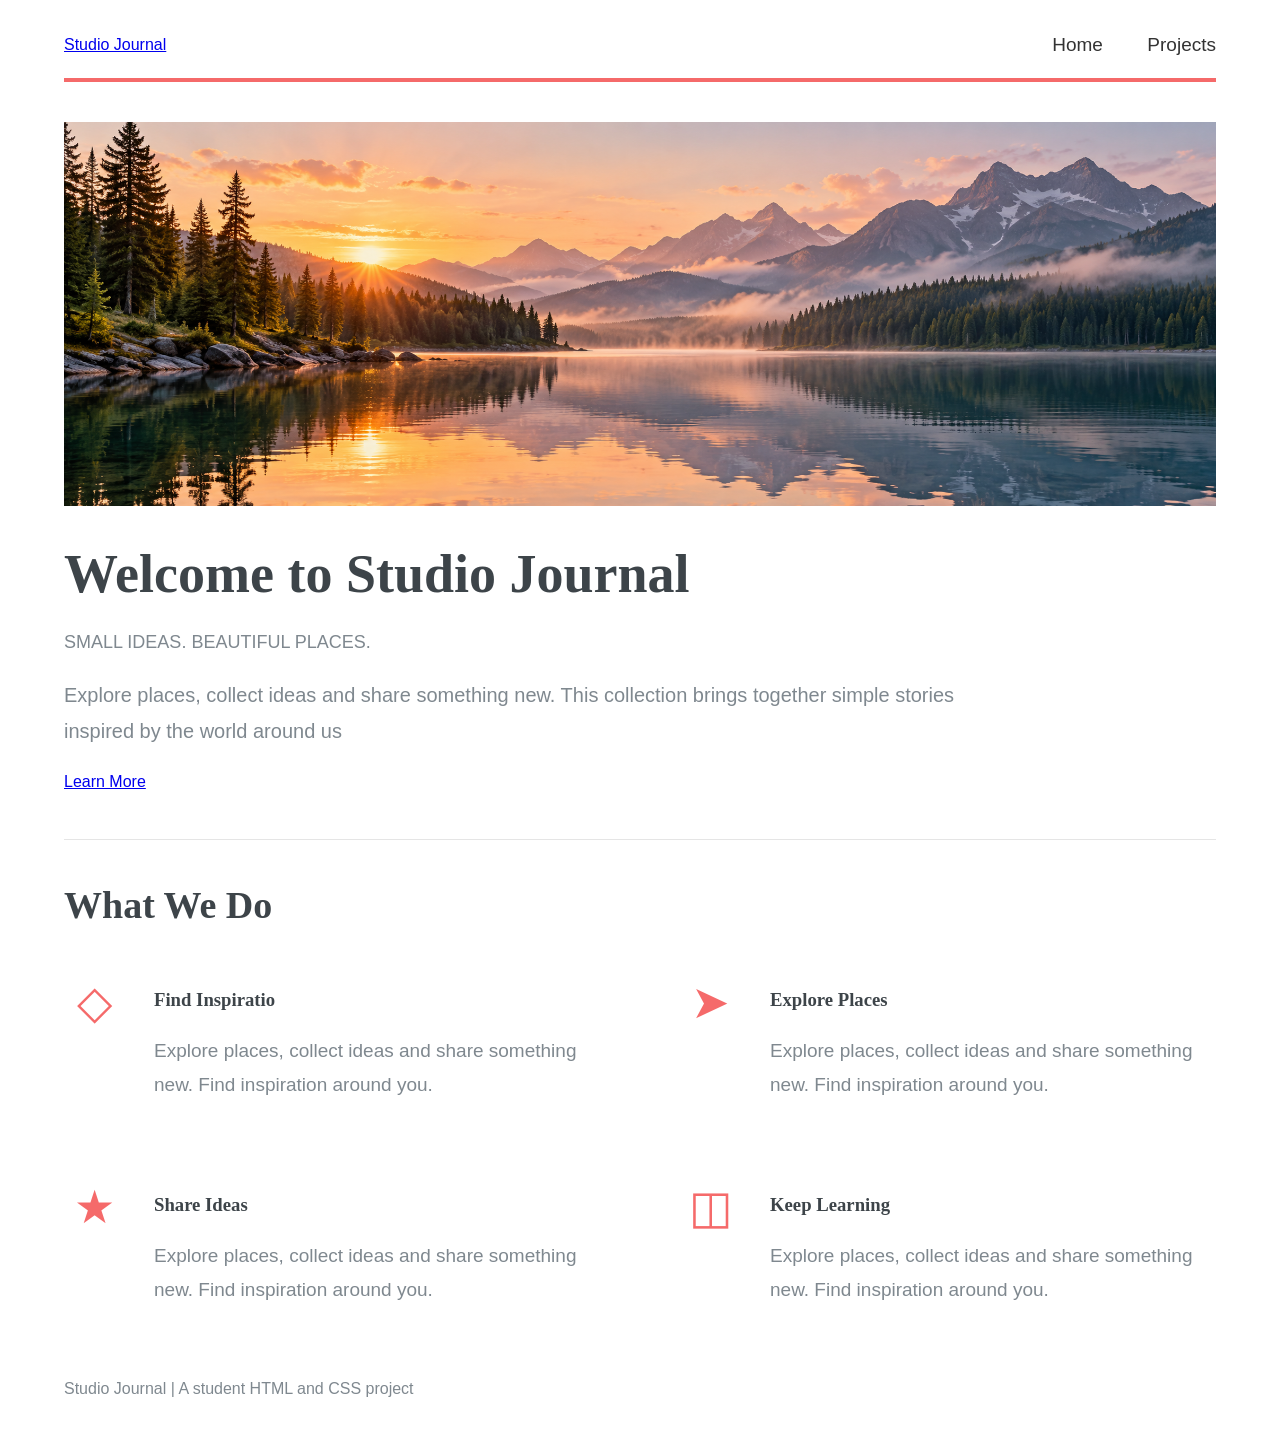
<file: Lab Practical 2/index.html>
<!DOCTYPE html>
<html lang="en">
<head>
    <meta charset="UTF-8">
    <meta name="viewport" content="width=device-width, initial-scale=1.0">
    <title>Studio Journal - Home</title>
    <link rel="stylesheet" href="styles.css">
</head>
<body>
    <div class = "container">
        <header>
            <a class= "logo" href="index.html">Studio Journal</a>
            <nav>
                <a href="index.html" class="active">Home</a>
                <a href="projects.html">Projects</a>
            </nav>
        </header>
        <main>
            <img class = "hero" src="image/pic10.png" alt="Sunrise over a misty mountain lake">

            <h1>Welcome to Studio Journal</h1>
            <p class="tagline">Small ideas. Beautiful places.</p>
            <p class="intro">Explore places, collect ideas and share something new.
            This collection brings together simple stories inspired by the world around us</p>
            <a href="projects.html" class="btn">Learn More</a>

            <hr>
            <h2 class = "section-title">What We Do</h2>
            <div class="features">

                <div class="feature">
                    <span class="icon">&#9671</span>
                    <div>
                        <h3>Find Inspiratio</h3>
                        <p>Explore places, collect ideas and share something new. Find inspiration around you.</p>
                    </div>
                </div>

                <div class="feature">
                    <span class="icon">&#10148</span>
                    <div>
                        <h3>Explore Places</h3>
                        <p>Explore places, collect ideas and share something new. Find inspiration around you.</p>
                    </div>
                </div>

                <div class="feature">
                    <span class="icon">&#9733;</span>
                    <div>
                        <h3>Share Ideas</h3>
                        <p>Explore places, collect ideas and share something new. Find inspiration around you.</p>
                    </div>
                </div>

                <div class="feature">
                    <span class="icon">&#9707</span>
                    <div>
                        <h3>Keep Learning</h3>
                        <p>Explore places, collect ideas and share something new. Find inspiration around you.</p>
                    </div>
                </div>
            </div>
        </main>

        <footer>
            <p>Studio Journal | A student HTML and CSS project</p>
        </footer>
    </div>
</body>
</html>
</file>
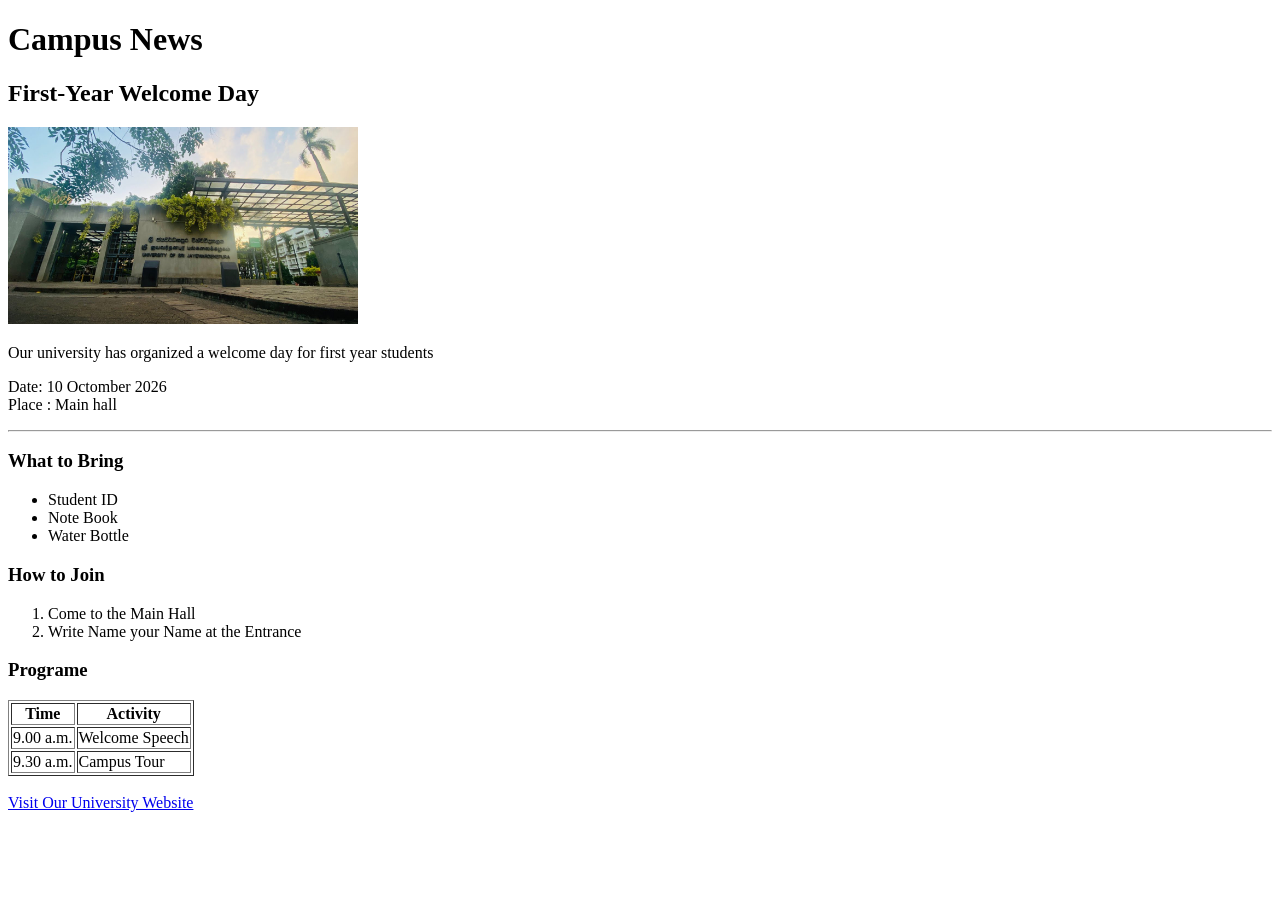
<file: Lab Practical 1/news.html>
<!DOCTYPE html>
<html lang="en">
<head>
    <meta charset="UTF-8">
    <meta name="viewport" content="width=device-width, initial-scale=1.0">
    <title>Campus News</title>
    <h1>Campus News</h1>
    <h2>First-Year Welcome Day</h2>
</head>
<body>
    <img src="university.jpg" alt="University Front Gate" width="350">
    <p>Our university has organized a welcome day for first year students</p>
    <p>Date: 10 Octomber 2026<br>Place : Main hall</p>
    <hr>
    <h3>What to Bring</h3>
    <ul>
        <li>Student ID</li>
        <li>Note Book</li>
        <li>Water Bottle</li>
    </ul>
    <h3>How to Join</h3>
    <ol>
        <li>Come to the Main Hall</li>
        <li>Write Name your Name at the Entrance</li>
    </ol>
    <h3>Programe</h3>
     <table border="1">
        <tr>
            <th>Time</th>
            <th>Activity</th>
        </tr>
        <tr>
             <td>9.00 a.m.</td>
            <td>Welcome Speech</td>
        </tr>
        <tr>
            <td>9.30 a.m.</td>
            <td>Campus Tour</td>
        </tr>
     </table>
     <br>
     <a href="https://www.sjp.ac.lk/">Visit Our University Website</a>
</body>
</html>
</file>
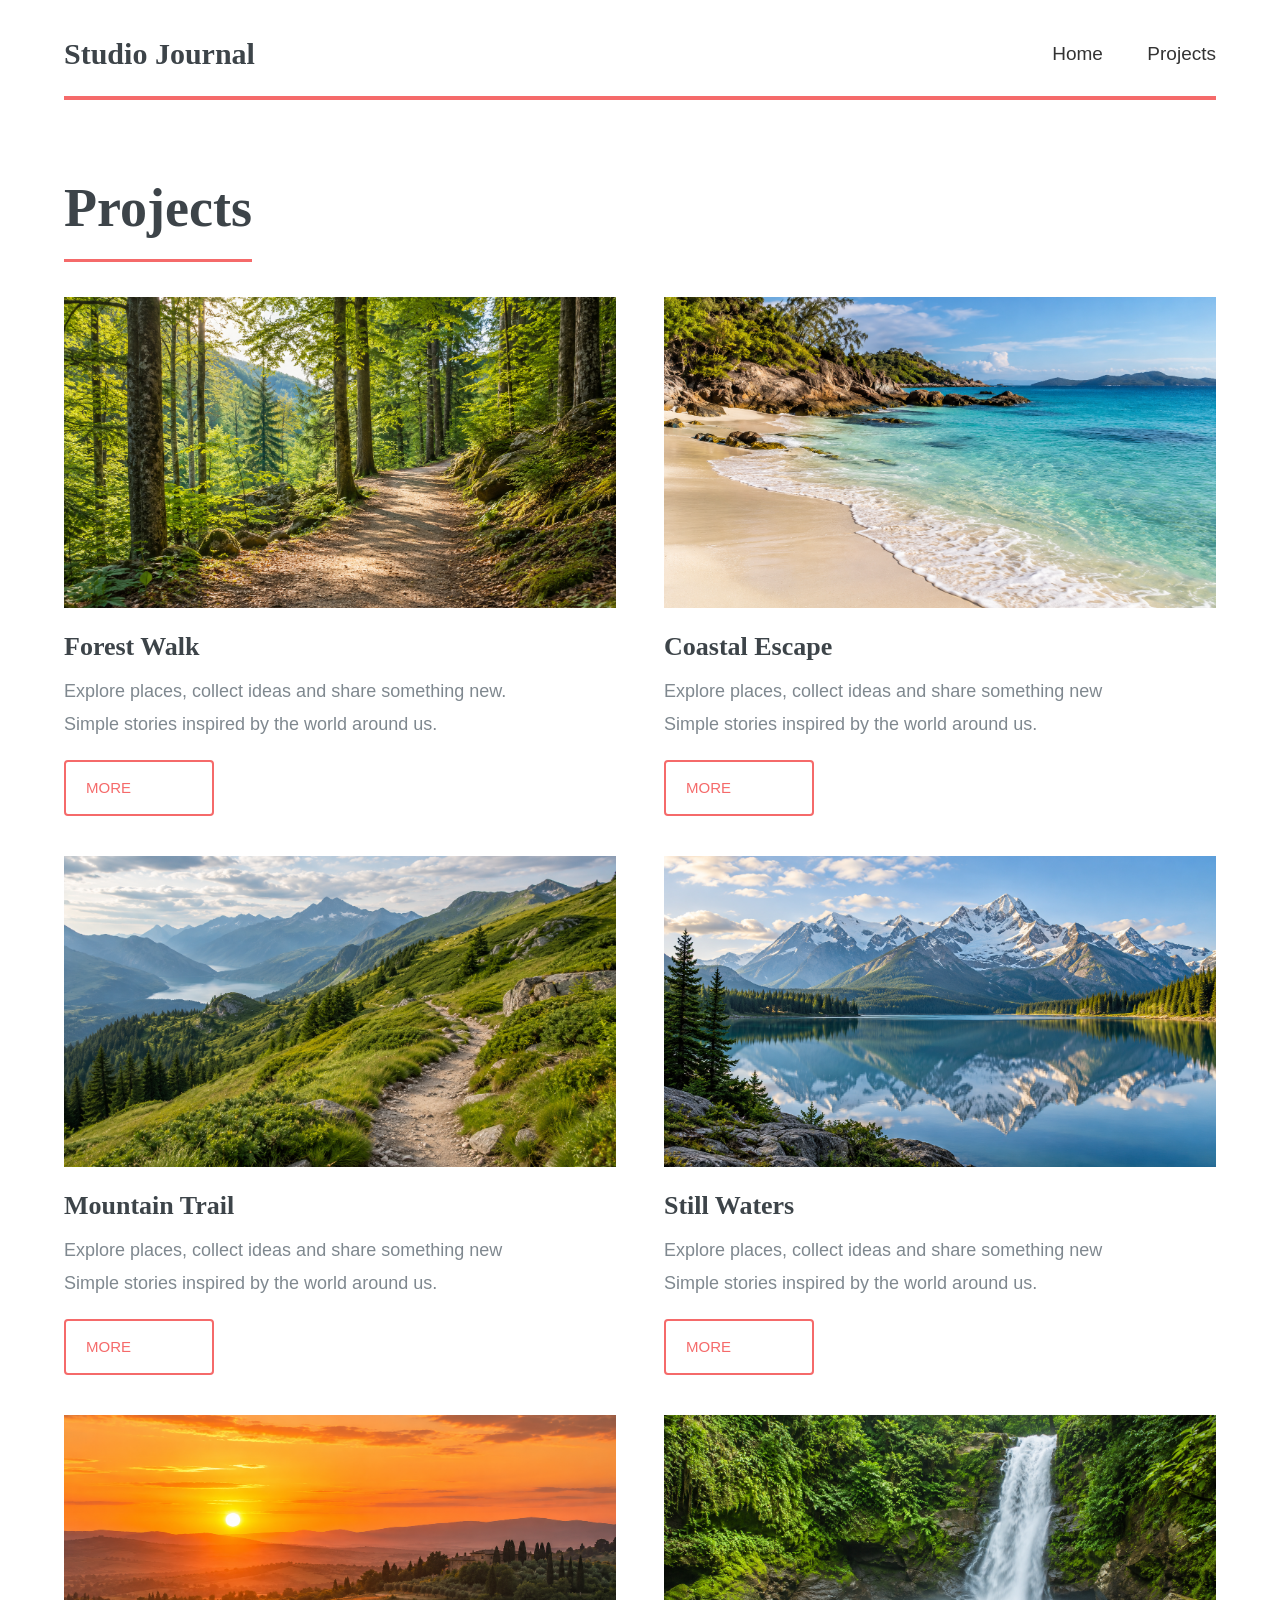
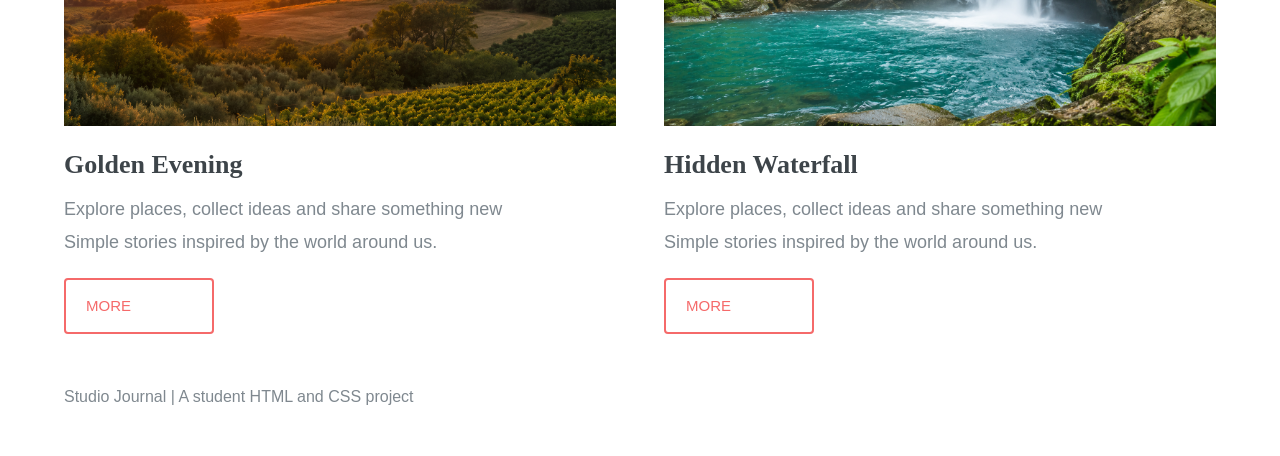
<file: Lab Practical 2/projects.html>
<!DOCTYPE html>
<html lang="en">
<head>
    <meta charset="UTF-8">
    <meta name="viewport" content="width=device-width, initial-scale=1.0">
    <title>Studio Journal - Projects</title>
    <link rel="stylesheet" href="styles.css">
</head>
<body>
    <header>
        <a class="site-name"href="index.html">Studio Journal</a>
        <nav>
            <a href="index.html">Home</a>
            <a class="active" href="projects.html">Projects</a>
        </nav>
    </header>
    <main>
        <h1 class="underlined">Projects</h1>
        
        <section class="projects">

            <article class="project">
                <img src="image/pic01.png" alt="Forest path">
                <h3>Forest Walk</h3>
                <p>Explore places, collect ideas and share something new.<br>
                Simple stories inspired by the world around us.</p>
                <a class="button" href="#">More</a>
            </article>

            <article class="project">
                <img src="image/pic02.png" alt="Turquoise beach">
                <h3>Coastal Escape</h3>
                <p>Explore places, collect ideas and share something new<br>
                Simple stories inspired by the world around us.</p>
                <a class="button" href="#">More</a>
            </article>

            <article class="project">
                <img src="image/pic03.png" alt="Mountain trail">
                <h3>Mountain Trail</h3>
                <p>Explore places, collect ideas and share something new<br>
                Simple stories inspired by the world around us.</p>
                <a class="button" href="#">More</a>
            </article>

            <article class="project">
                <img src="image/pic04.png" alt="Mountain lake reflection">
                <h3>Still Waters</h3>
                <p>Explore places, collect ideas and share something new<br>
                Simple stories inspired by the world around us.</p>
                <a class="button" href="#">More</a>
            </article>

            <article class="project">
                <img src="image/pic05.png" alt="Sunset over rolling hills">
                <h3>Golden Evening</h3>
                <p>Explore places, collect ideas and share something new<br>
                Simple stories inspired by the world around us.</p>
                <a class="button" href="#">More</a>
            </article>

            <article class="project">
                <img src="image/pic06.png" alt="Waterfall in a green forest">
                <h3>Hidden Waterfall</h3>
                <p>Explore places, collect ideas and share something new<br>
                Simple stories inspired by the world around us.</p>
                <a class="button" href="#">More</a>
            </article>
        </section>
    </main>

    <footer>
        <p>Studio Journal | A student HTML and CSS project</p>
    </footer>
</body>
</html>
</file>
<file: Lab Practical 2/styles.css>
*{
    box-sizing: border-box;
}
html,body{
    width: 100%;
}
body{
    font-family: Arial, sans-serif;
    color: #7f888f;
    background-color: #ffffff;
    line-height: 1.6;
    margin: 0;
    padding: 30px 5%;
    width: 100%;
}
h1,h2,h3{
    color: #3d4449;
    font-family:Georgia,serif;
}
h1{
    font-size: 54px; 
    margin: 25px 0 10px;
}
h2 {
    font-size: 38px;
    margin: 0 0 30px;
}
.project h3 {
    font-family: Georgia, serif;
    font-size: 26px;
    color: #3d4449;
    margin: 18px 0 8px;
}
.underlined{
    display: inline-block;
    padding-bottom: 8px;
    border-bottom: 3px solid #f56a6a;
    margin-bottom: 35px;
}
img{
    width: 100%;
    display: block;
}
header{
    display: flex;
    justify-content: space-between;
    align-items: center;
    padding-bottom: 18px;
    border-bottom: 4px solid #f56a6a;
    margin-bottom: 40px;
}
.site-name{
    font-family: Georgia, serif;
    font-size: 30px;
    font-weight: bold;
    color: #3d4449;
    text-decoration: none;
}
nav a{
    color: #333333;
    text-decoration: none;
    font-size: 19px;
    margin-left: 40px;
}
nav a:hover,
nav a:active{
    color: #f56a6a;
}
.banner{
    width: 100%;
    height: 420px;
    display: block;
    object-fit: cover;
}
.tagline{
    text-transform: uppercase;
    font-size: 18px;
    margin: 0 0 20px;
}
.intro{
    max-width: 900px;
    font-size: 20px;
    line-height: 1.8;
}
hr{
    border:none;
    border-top: 1px solid #e5e5e5;
    margin: 45px 0 35px;

}
.projects{
    display: grid;
    grid-template-columns: 1fr 1fr;
    gap: 40px 48px;
}
.features {
    display: grid;
    grid-template-columns: 1fr 1fr;
    gap: 50px 80px;
}
.feature{
    display: grid;
    grid-template-columns: 60px 1fr;
    column-gap: 30px;
    align-items: start;
}
.feature p {
    font-size: 19px;
    line-height: 1.8;
}
.feature> :first-child,
.feature.icon{
    grid-column: 1;
    grid-row: 1 / span 2;
    text-align: center;
    color: #f56a6a;
    font-size: 46px;
}
.project img{
    display: block;
    aspect-ratio: 16/9;
    width: 100%;
    object-fit: cover;
}
.project p{
    font-size: 18px;
    line-height: 1.8;
    color: #7f888f;
    margin: 0 0 20px;
}
.project .button{
display: inline-block;
    width: 150px;
    padding: 14px 20px;
    border: 2px solid #f56a6a;
    border-radius: 4px;
    color: #f56a6a;
    font-size: 15px;
    text-transform: uppercase;
    text-decoration: none;
    text-align: left;
}
.project .button:hover{
    background: #f56a6a;
    color: #ffffff;
}
footer{
    font-size: 16px;
    margin-top: 50px;
}
@media (max-width:700px) {
    .feature,
    .project{
        grid-template-columns: 1fr;
    }
    .banner {
            height: 240px;
        }
    h1{font-size: 34px;}
    nav a{margin-left: 20px;}
}
</file>
